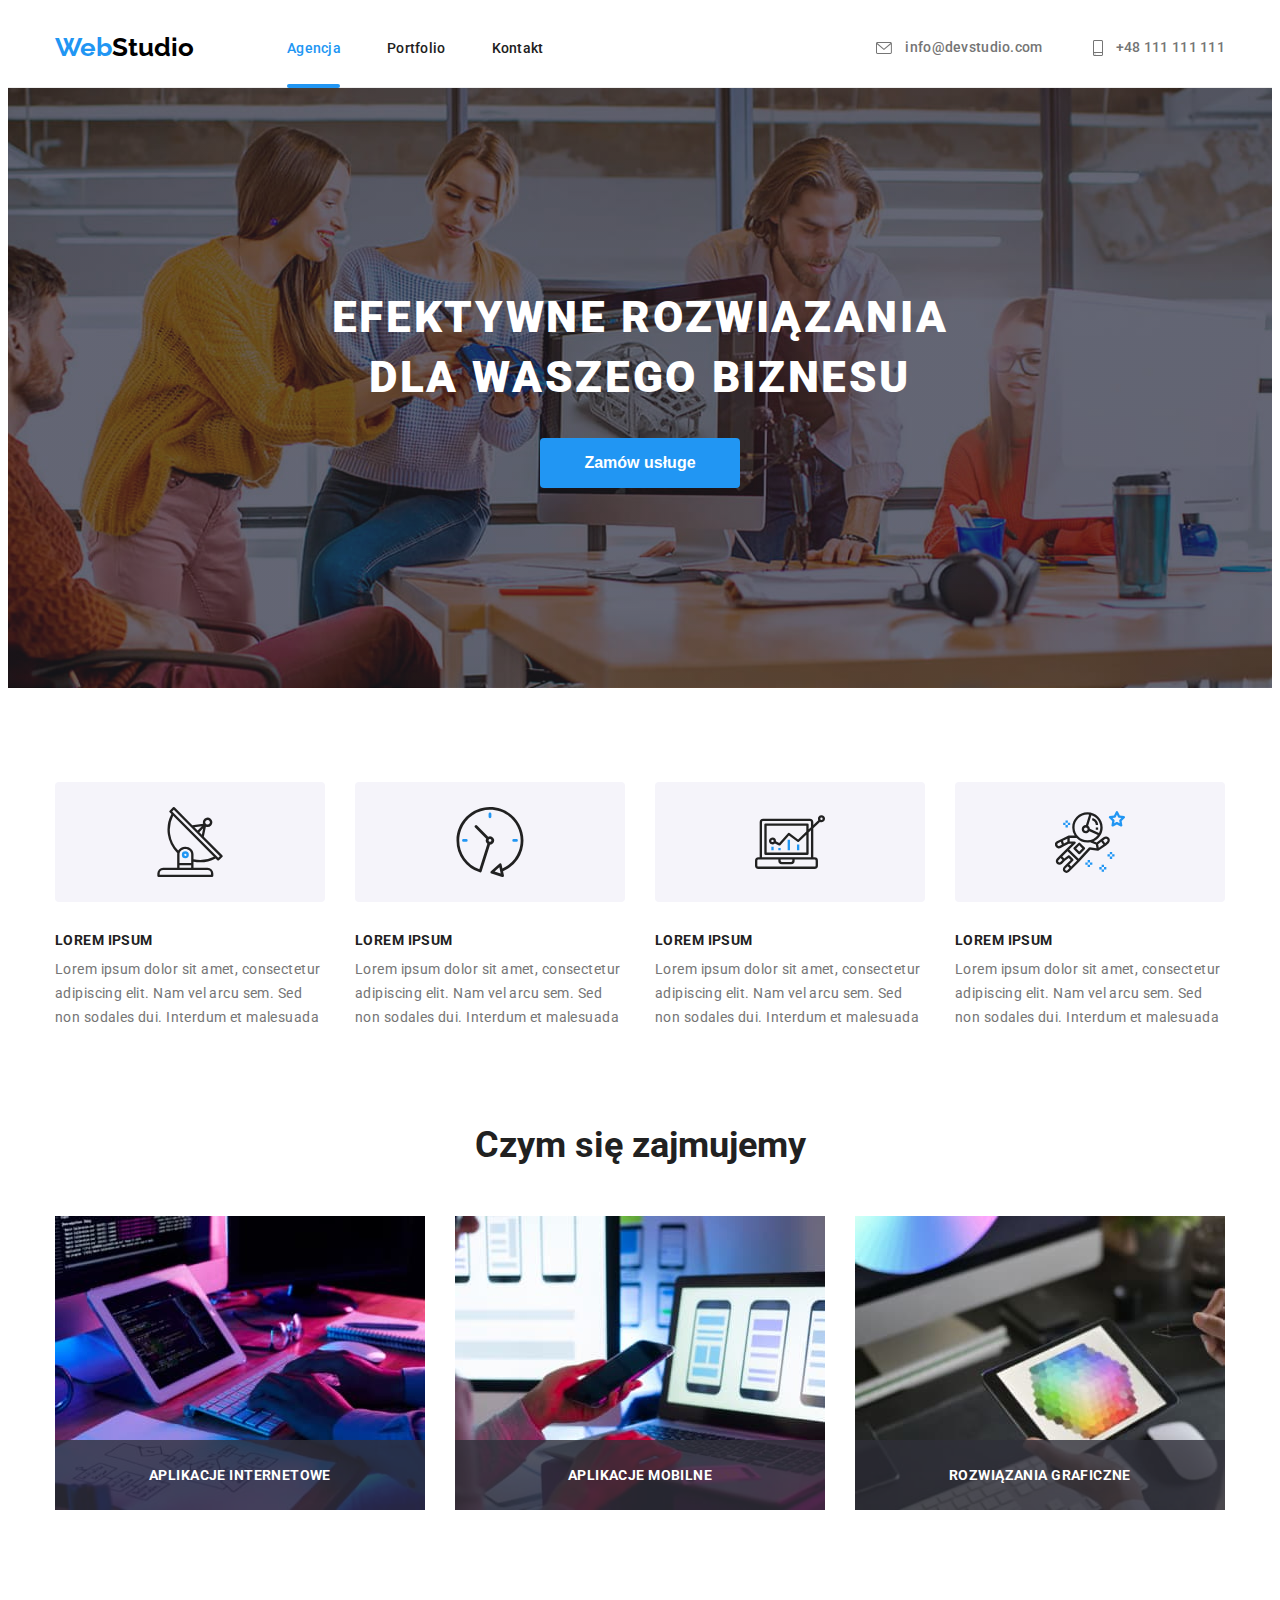
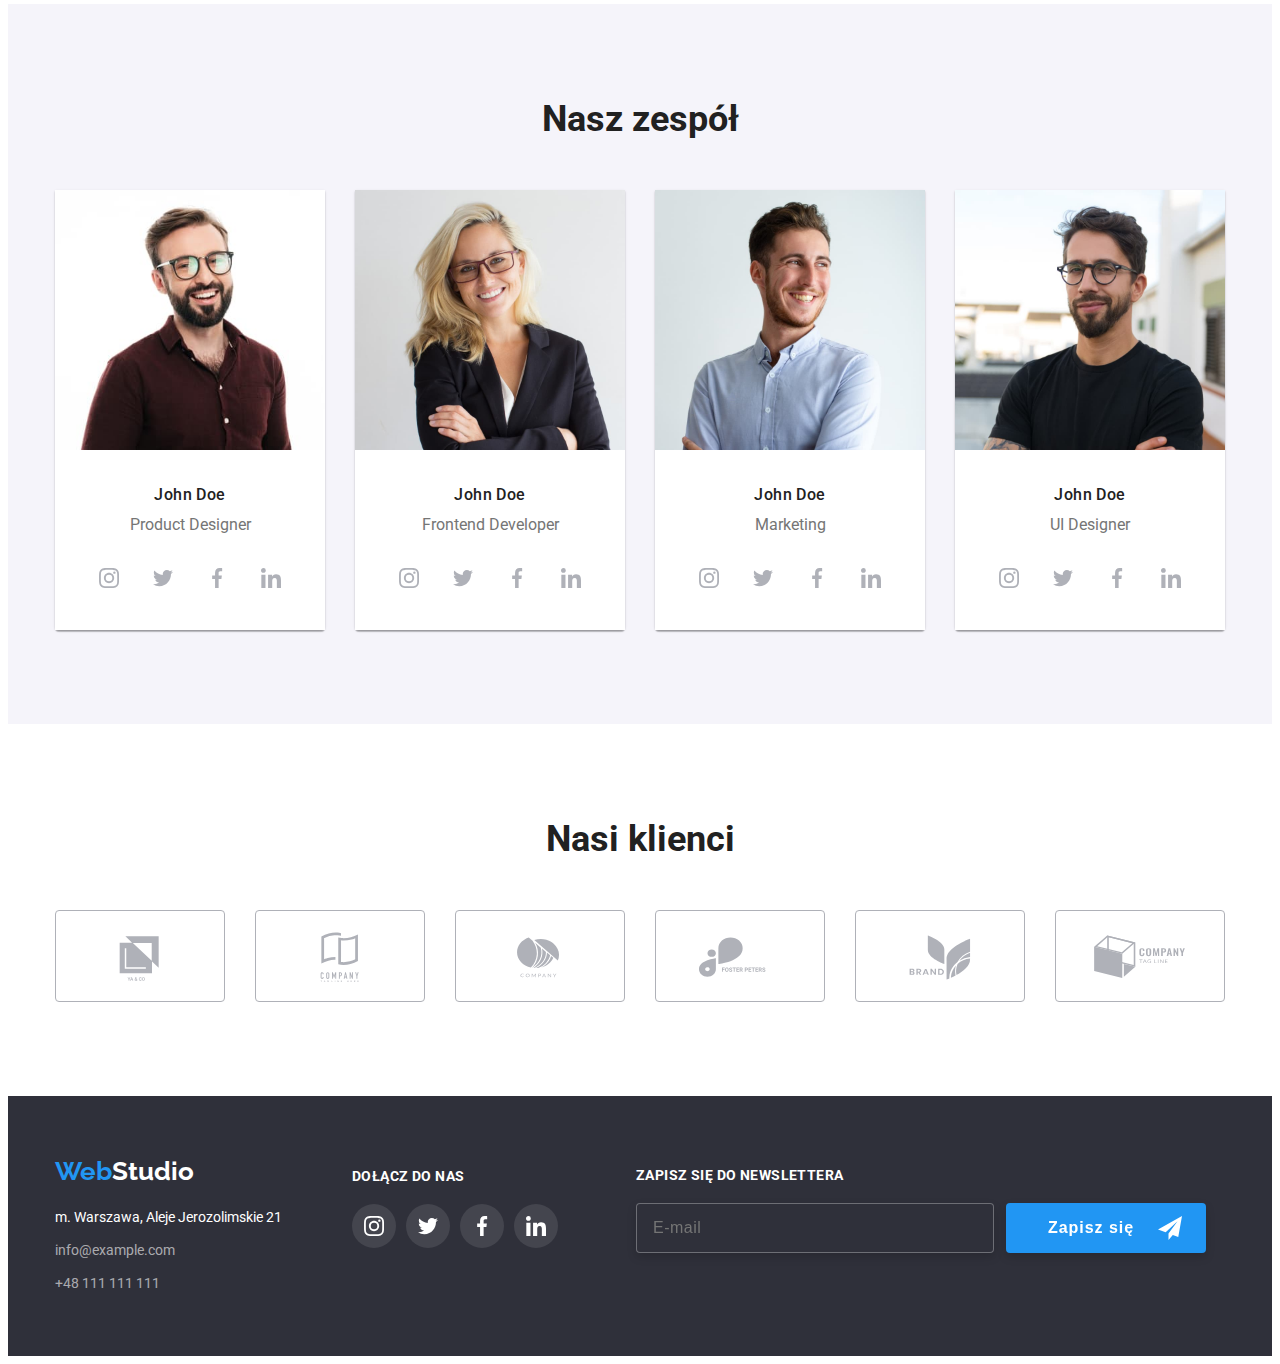
<file: index.html>
<!DOCTYPE html>
<html lang="en">
    <head>
        <meta charset="UTF-8" />
        <meta http-equiv="X-UA-Compatible" content="IE=edge" />
        <meta name="viewport" content="width=device-width, initial-scale=1.0" />
        <title>Zadanie domowe studentów #1</title>
        <link rel="preconnect" href="https://fonts.googleapis.com" />
        <link rel="preconnect" href="https://fonts.gstatic.com" crossorigin />
        <link
            href="https://fonts.googleapis.com/css2?family=Raleway:wght@700&family=Roboto:wght@400;500;700;900&display=swap"
            rel="stylesheet"
        />
        <link
            rel="stylesheet"
            href="https://cdnjs.cloudflare.com/ajax/libs/modern-normalize/1.1.0/modern-normalize.min.css"
            integrity="sha512-wpPYUAdjBVSE4KJnH1VR1HeZfpl1ub8YT/NKx4PuQ5NmX2tKuGu6U/JRp5y+Y8XG2tV+wKQpNHVUX03MfMFn9Q=="
            crossorigin="anonymous"
            referrerpolicy="no-referrer"
        />
        <link href="./css/main.min.css" rel="stylesheet" />
    </head>

    <body>
        <!--header-->
        <header class="header">
            <div class="container header__wrapper">
                <nav class="header__nav">
                    <a class="logo" href="index.html"
                        >Web<span class="logo__studio">Studio</span></a
                    >
                    <ul class="header__nav-list">
                        <li>
                            <a
                                class="header__nav-item header__nav-item--active"
                                href="#"
                                >Agencja</a
                            >
                        </li>
                        <li>
                            <a class="header__nav-item" href="portfolio.html">
                                Portfolio</a
                            >
                        </li>
                        <li>
                            <a class="header__nav-item" href="#">Kontakt</a>
                        </li>
                    </ul>
                </nav>

                <ul class="header__contact-list">
                    <li>
                        <a
                            class="header__contact-item"
                            href="info@devstudio.com"
                        >
                            <svg width="16" height="12" class="header__icon">
                                <use
                                    href="./images/icons.svg#icon-envelope"
                                ></use>
                            </svg>
                            info@devstudio.com</a
                        >
                    </li>
                    <li>
                        <a class="header__contact-item" href="tel:+48111111111"
                            ><svg width="10" height="16" class="header__icon">
                                <use
                                    href="./images/icons.svg#icon-smartphone"
                                ></use>
                            </svg>
                            +48 111 111 111</a
                        >
                    </li>
                </ul>
            </div>
        </header>

        <main>
            <!--hero-section--->
            <section class="hero-section section">
                <div class="container">
                    <h1 class="hero-section__description">
                        EFEKTYWNE ROZWIĄZANIA DLA WASZEGO BIZNESU
                    </h1>
                    <button
                        class="hero-section__button"
                        type="button"
                        data-modal-open
                    >
                        Zamów usługe
                    </button>
                </div>
            </section>

            <!--our-atuts-->
            <section class="our-atuts section">
                <div class="container">
                    <ul class="our-atuts__flex">
                        <li>
                            <div class="our-atuts__icon">
                                <svg width="70" height="70">
                                    <use
                                        href="./images/icons.svg#icon-antenna"
                                    ></use>
                                </svg>
                            </div>
                            <h3 class="our-atuts__title">LOREM IPSUM</h3>
                            <p class="our-atuts__text">
                                Lorem ipsum dolor sit amet, consectetur
                                adipiscing elit. Nam vel arcu sem. Sed non
                                sodales dui. Interdum et malesuada
                            </p>
                        </li>
                        <li>
                            <div class="our-atuts__icon">
                                <svg width="70" height="70">
                                    <use
                                        href="./images/icons.svg#icon-clock"
                                    ></use>
                                </svg>
                            </div>
                            <h3 class="our-atuts__title">LOREM IPSUM</h3>
                            <p class="our-atuts__text">
                                Lorem ipsum dolor sit amet, consectetur
                                adipiscing elit. Nam vel arcu sem. Sed non
                                sodales dui. Interdum et malesuada
                            </p>
                        </li>
                        <li>
                            <div class="our-atuts__icon">
                                <svg width="70" height="70">
                                    <use
                                        href="./images/icons.svg#icon-diagram"
                                    ></use>
                                </svg>
                            </div>
                            <h3 class="our-atuts__title">LOREM IPSUM</h3>
                            <p class="our-atuts__text">
                                Lorem ipsum dolor sit amet, consectetur
                                adipiscing elit. Nam vel arcu sem. Sed non
                                sodales dui. Interdum et malesuada
                            </p>
                        </li>
                        <li>
                            <div class="our-atuts__icon">
                                <svg width="70" height="70">
                                    <use
                                        href="./images/icons.svg#icon-astronaut"
                                    ></use>
                                </svg>
                            </div>
                            <h3 class="our-atuts__title">LOREM IPSUM</h3>
                            <p class="our-atuts__text">
                                Lorem ipsum dolor sit amet, consectetur
                                adipiscing elit. Nam vel arcu sem. Sed non
                                sodales dui. Interdum et malesuada
                            </p>
                        </li>
                    </ul>
                </div>
            </section>

            <!--WHAT WE DO-->
            <section class="our-work section">
                <div class="container">
                    <h2 class="our-work__title">Czym się zajmujemy</h2>
                    <ul class="our-work__wrapper">
                        <li>
                            <div class="our-work__box-photo">
                                <img
                                    src="images/board.jpg"
                                    alt="praca przy komputerze"
                                    width="370"
                                    height="294"
                                />
                                <div class="our-work__overlay-box-photo">
                                    <p
                                        class="our-work__overlay-box-photo-title"
                                    >
                                        APLIKACJE INTERNETOWE
                                    </p>
                                </div>
                            </div>
                        </li>
                        <li>
                            <div class="our-work__box-photo">
                                <img
                                    src="images/notebook.jpg"
                                    alt="praca z telefonem i komputerem"
                                    width="370"
                                    height="294"
                                />
                                <div class="our-work__overlay-box-photo">
                                    <p
                                        class="our-work__overlay-box-photo-title"
                                    >
                                        APLIKACJE MOBILNE
                                    </p>
                                </div>
                            </div>
                        </li>
                        <li>
                            <div class="our-work__box-photo">
                                <img
                                    src="images/tablet.jpg"
                                    alt="praca z tabletem"
                                    width="370"
                                    height="294"
                                />
                                <div class="our-work__overlay-box-photo">
                                    <p
                                        class="our-work__overlay-box-photo-title"
                                    >
                                        ROZWIĄZANIA GRAFICZNE
                                    </p>
                                </div>
                            </div>
                        </li>
                    </ul>
                </div>
            </section>

            <!--OUR-TEAM-->
            <section class="our-team section">
                <div class="container">
                    <h2 class="our-team__name">Nasz zespół</h2>
                    <ul class="our-team__flex">
                        <li>
                            <figure class="our-team__card">
                                <img
                                    src="images/product-designer.jpg"
                                    alt="zdjęcie John Doe Product Designer"
                                    width="270"
                                    height="260"
                                />
                                <figcaption class="our-team__photo-bg">
                                    <span class="our-team__worker-name"
                                        >John Doe</span
                                    >
                                    <p class="our-team__worker-job">
                                        Product Designer
                                    </p>
                                    <div>
                                        <ul class="social-media">
                                            <li>
                                                <a
                                                    href="#"
                                                    class="social-media__icon"
                                                >
                                                    <svg
                                                        width="20px"
                                                        height="20px"
                                                    >
                                                        <use
                                                            href="./images/icons.svg#icon-instagram"
                                                        ></use>
                                                    </svg>
                                                </a>
                                            </li>
                                            <li>
                                                <a
                                                    href="#"
                                                    class="social-media__icon"
                                                >
                                                    <svg
                                                        width="20px"
                                                        height="20px"
                                                    >
                                                        <use
                                                            href="./images/icons.svg#icon-twitter"
                                                        ></use>
                                                    </svg>
                                                </a>
                                            </li>
                                            <li>
                                                <a
                                                    href="#"
                                                    class="social-media__icon"
                                                >
                                                    <svg
                                                        width="20px"
                                                        height="20px"
                                                    >
                                                        <use
                                                            href="./images/icons.svg#icon-facebook"
                                                        ></use>
                                                    </svg>
                                                </a>
                                            </li>
                                            <li>
                                                <a
                                                    href="#"
                                                    class="social-media__icon"
                                                >
                                                    <svg
                                                        width="20px"
                                                        height="20px"
                                                    >
                                                        <use
                                                            href="./images/icons.svg#icon-linkedin"
                                                        ></use>
                                                    </svg>
                                                </a>
                                            </li>
                                        </ul>
                                    </div>
                                </figcaption>
                            </figure>
                        </li>
                        <li>
                            <figure class="our-team__card">
                                <img
                                    src="images/frontend-developer.jpg"
                                    alt="zdjęcie John Doe Frontend Developer"
                                    width="270"
                                    height="260"
                                />
                                <figcaption class="our-team__photo-bg">
                                    <span class="our-team__worker-name"
                                        >John Doe</span
                                    >
                                    <p class="our-team__worker-job">
                                        Frontend Developer
                                    </p>
                                    <div>
                                        <ul class="social-media">
                                            <li>
                                                <a
                                                    href="#"
                                                    class="social-media__icon"
                                                >
                                                    <svg
                                                        width="20px"
                                                        height="20px"
                                                    >
                                                        <use
                                                            href="./images/icons.svg#icon-instagram"
                                                        ></use>
                                                    </svg>
                                                </a>
                                            </li>
                                            <li>
                                                <a
                                                    href="#"
                                                    class="social-media__icon"
                                                >
                                                    <svg
                                                        width="20px"
                                                        height="20px"
                                                    >
                                                        <use
                                                            href="./images/icons.svg#icon-twitter"
                                                        ></use>
                                                    </svg>
                                                </a>
                                            </li>
                                            <li>
                                                <a
                                                    href="#"
                                                    class="social-media__icon"
                                                >
                                                    <svg
                                                        width="20px"
                                                        height="20px"
                                                    >
                                                        <use
                                                            href="./images/icons.svg#icon-facebook"
                                                        ></use>
                                                    </svg>
                                                </a>
                                            </li>
                                            <li>
                                                <a
                                                    href="#"
                                                    class="social-media__icon"
                                                >
                                                    <svg
                                                        width="20px"
                                                        height="20px"
                                                    >
                                                        <use
                                                            href="./images/icons.svg#icon-linkedin"
                                                        ></use>
                                                    </svg>
                                                </a>
                                            </li>
                                        </ul>
                                    </div>
                                </figcaption>
                            </figure>
                        </li>
                        <li>
                            <figure class="our-team__card">
                                <img
                                    src="images/marketing.jpg"
                                    alt="zdjęcie John Doe Marketing"
                                    width="270"
                                    height="260"
                                />
                                <figcaption class="our-team__photo-bg">
                                    <span class="our-team__worker-name"
                                        >John Doe</span
                                    >
                                    <p class="our-team__worker-job">
                                        Marketing
                                    </p>
                                    <div>
                                        <ul class="social-media">
                                            <li>
                                                <a
                                                    href="#"
                                                    class="social-media__icon"
                                                >
                                                    <svg
                                                        width="20px"
                                                        height="20px"
                                                    >
                                                        <use
                                                            href="./images/icons.svg#icon-instagram"
                                                        ></use>
                                                    </svg>
                                                </a>
                                            </li>
                                            <li>
                                                <a
                                                    href="#"
                                                    class="social-media__icon"
                                                >
                                                    <svg
                                                        width="20px"
                                                        height="20px"
                                                    >
                                                        <use
                                                            href="./images/icons.svg#icon-twitter"
                                                        ></use>
                                                    </svg>
                                                </a>
                                            </li>
                                            <li>
                                                <a
                                                    href="#"
                                                    class="social-media__icon"
                                                >
                                                    <svg
                                                        width="20px"
                                                        height="20px"
                                                    >
                                                        <use
                                                            href="./images/icons.svg#icon-facebook"
                                                        ></use>
                                                    </svg>
                                                </a>
                                            </li>
                                            <li>
                                                <a
                                                    href="#"
                                                    class="social-media__icon"
                                                >
                                                    <svg
                                                        width="20px"
                                                        height="20px"
                                                    >
                                                        <use
                                                            href="./images/icons.svg#icon-linkedin"
                                                        ></use>
                                                    </svg>
                                                </a>
                                            </li>
                                        </ul>
                                    </div>
                                </figcaption>
                            </figure>
                        </li>
                        <li>
                            <figure class="our-team__card">
                                <img
                                    src="images/ui-designer.jpg"
                                    alt="zdjęcie John Doe UI Designer"
                                    width="270"
                                    height="260"
                                />
                                <figcaption class="our-team__photo-bg">
                                    <span class="our-team__worker-name"
                                        >John Doe</span
                                    >
                                    <p class="our-team__worker-job">
                                        UI Designer
                                    </p>
                                    <div>
                                        <ul class="social-media">
                                            <li>
                                                <a
                                                    href="#"
                                                    class="social-media__icon"
                                                >
                                                    <svg
                                                        width="20px"
                                                        join
                                                        height="20px"
                                                    >
                                                        <use
                                                            href="./images/icons.svg#icon-instagram"
                                                        ></use>
                                                    </svg>
                                                </a>
                                            </li>
                                            <li>
                                                <a
                                                    href="#"
                                                    class="social-media__icon"
                                                >
                                                    <svg
                                                        width="20px"
                                                        height="20px"
                                                    >
                                                        <use
                                                            href="./images/icons.svg#icon-twitter"
                                                        ></use>
                                                    </svg>
                                                </a>
                                            </li>
                                            <li>
                                                <a
                                                    href="#"
                                                    class="social-media__icon"
                                                >
                                                    <svg
                                                        width="20px"
                                                        height="20px"
                                                    >
                                                        <use
                                                            href="./images/icons.svg#icon-facebook"
                                                        ></use>
                                                    </svg>
                                                </a>
                                            </li>
                                            <li>
                                                <a
                                                    href="#"
                                                    class="social-media__icon"
                                                >
                                                    <svg
                                                        width="20px"
                                                        height="20px"
                                                    >
                                                        <use
                                                            href="./images/icons.svg#icon-linkedin"
                                                        ></use>
                                                    </svg>
                                                </a>
                                            </li>
                                        </ul>
                                    </div>
                                </figcaption>
                            </figure>
                        </li>
                    </ul>
                </div>
            </section>

            <!--OUR-CUSTOMERS-->
            <section class="section">
                <div class="container our-customers">
                    <h2 class="our-customers__name">Nasi klienci</h2>
                </div>
                <ul class="our-customers__logo">
                    <li>
                        <svg
                            width="170"
                            height="92"
                            tabindex="0"
                            class="our-customers__company"
                        >
                            <use href="./images/icons.svg#icon-logo-1"></use>
                        </svg>
                    </li>
                    <li>
                        <svg
                            width="170"
                            height="92"
                            tabindex="0"
                            class="our-customers__company"
                        >
                            <use href="./images/icons.svg#icon-logo-2"></use>
                        </svg>
                    </li>
                    <li>
                        <svg
                            width="170"
                            height="92"
                            tabindex="0"
                            class="our-customers__company"
                        >
                            <use href="./images/icons.svg#icon-logo-3"></use>
                        </svg>
                    </li>
                    <li>
                        <svg
                            width="170"
                            height="92"
                            tabindex="0"
                            class="our-customers__company"
                        >
                            <use href="./images/icons.svg#icon-logo-4"></use>
                        </svg>
                    </li>
                    <li>
                        <svg
                            width="170"
                            height="92"
                            tabindex="0"
                            class="our-customers__company"
                        >
                            <use href="./images/icons.svg#icon-logo-5"></use>
                        </svg>
                    </li>
                    <li>
                        <svg
                            width="170"
                            height="92"
                            tabindex="0"
                            class="our-customers__company"
                        >
                            <use href="./images/icons.svg#icon-logo-6"></use>
                        </svg>
                    </li>
                </ul>
            </section>
        </main>

        <!--FOOTER-->
        <footer class="footer">
            <div class="container">
                <div class="footer__flex">
                    <div>
                        <a class="logo" href="index.html"
                            >Web<span class="logo__studio logo__studio--white"
                                >Studio</span
                            ></a
                        >
                        <address class="footer__address-list">
                            <ul class="footer__address-flex">
                                <li>
                                    <span class="footer__address"
                                        >m. Warszawa, Aleje Jerozolimskie
                                        21</span
                                    >
                                </li>
                                <li>
                                    <a
                                        class="footer__contact"
                                        href="mailto:info@example.com"
                                        >info@example.com</a
                                    >
                                </li>
                                <li>
                                    <a
                                        class="footer__contact"
                                        href="+48111111111"
                                        >+48 111 111 111</a
                                    >
                                </li>
                            </ul>
                        </address>
                    </div>

                    <div class="footer__join-us">
                        <h3
                            class="footer__join-us-title footer__join-us-title--color"
                        >
                            DOŁĄCZ DO NAS
                        </h3>
                        <ul class="footer__join-us-flex">
                            <li class="social-icons">
                                <a href="#" class="footer__social-icons">
                                    <svg width="20" height="20">
                                        <use
                                            href="./images/icons.svg#icon-instagram"
                                        ></use>
                                    </svg>
                                </a>
                            </li>
                            <li class="social-icons">
                                <a href="#" class="footer__social-icons">
                                    <svg width="20" height="20">
                                        <use
                                            href="./images/icons.svg#icon-twitter"
                                        ></use>
                                    </svg>
                                </a>
                            </li>
                            <li class="social-icons">
                                <a href="#" class="footer__social-icons">
                                    <svg width="20" height="20">
                                        <use
                                            href="./images/icons.svg#icon-facebook"
                                        ></use>
                                    </svg>
                                </a>
                            </li>
                            <li class="social-icons">
                                <a href="#" class="footer__social-icons">
                                    <svg width="20" height="20">
                                        <use
                                            href="./images/icons.svg#icon-linkedin"
                                        ></use>
                                    </svg>
                                </a>
                            </li>
                        </ul>
                    </div>

                    <!--footer-newsletter-->
                    <div class="footer__newsletter">
                        <h3 class="footer__newsletter-title">
                            ZAPISZ SIĘ DO NEWSLETTERA
                        </h3>
                        <form class="footer__newsletter-flex">
                            <label for="newsletter">
                                <input
                                    id="newsletter"
                                    class="footer__newsletter-form"
                                    type="email"
                                    name="email"
                                    placeholder="E-mail"
                                />
                            </label>
                            <button
                                type="submit"
                                class="footer__newsletter-btn"
                            >
                                Zapisz się
                                <svg
                                    width="24"
                                    height="24"
                                    class="footer__icon"
                                >
                                    <use
                                        href="./images/icons.svg#icon-send"
                                    ></use>
                                </svg>
                            </button>
                        </form>
                    </div>
                </div>
            </div>
        </footer>

        <!--MODAL WINDOW-->

        <div class="backdrop is-hidden" data-modal>
            <div class="modal">
                <button type="button" class="modal__close-btn" data-modal-close>
                    &times
                </button>

                <h4 class="modal__name">
                    Zostaw swoje dane w formularzu poniżej
                </h4>

                <form class="modal__form" autocomplete="on">
                    <div>
                        <label class="modal__label-description" for="name">
                            Imie
                            <svg
                                width="18"
                                height="18"
                                class="modal__form-icon"
                            >
                                <use
                                    href="./images/icons.svg#icon-person"
                                ></use>
                            </svg>
                            <input
                                class="modal__form-description"
                                type="text"
                                name="name"
                                id="name"
                            />
                        </label>
                    </div>

                    <div>
                        <label class="modal__label-description" for="tel">
                            Telefon
                            <svg
                                width="18"
                                height="18"
                                class="modal__form-icon"
                            >
                                <use href="./images/icons.svg#icon-phone"></use>
                            </svg>
                            <input
                                class="modal__form-description"
                                type="text"
                                name="tel"
                                id="tel"
                            />
                        </label>
                    </div>

                    <div>
                        <label class="modal__label-description" for="email">
                            Email
                            <svg
                                width="18"
                                height="18"
                                class="modal__form-icon"
                            >
                                <use href="./images/icons.svg#icon-email"></use>
                            </svg>
                            <input
                                class="modal__form-description"
                                type="text"
                                name="email"
                                id="email"
                            />
                        </label>
                    </div>

                    <div>
                        <label class="modal__label-description" for="comment">
                            Komentarz
                            <textarea
                                class="modal__form-comment"
                                name="comment"
                                placeholder="Wprowadź tekst"
                                id="comment"
                            ></textarea>
                        </label>
                    </div>
                    <div class="modal__statute">
                        <label for="statute_form" class="modal__statute-form">
                            <input
                                class="modal__statute-form-checkbox"
                                type="checkbox"
                                name="statute"
                                id="statute_form"
                            />
                            <svg
                                width="16"
                                height="15"
                                class="modal__statute-form-checkbox-icon"
                            >
                                <use href="./images/icons.svg#icon-check"></use>
                            </svg>
                            <span class="modal__statute-info">
                                Oświadczam iż akceptuję
                                <a class="modal__statute-link" href="#">
                                    Regulamin
                                </a>
                                i
                                <a class="modal__statute-link" href="#"
                                    >Politykę Prywatności.</a
                                ></span
                            >
                        </label>
                        <button class="modal__btn-statute" type="submit">
                            Wyślij
                        </button>
                    </div>
                </form>
            </div>
        </div>

        <script src="./js/modal.js"></script>
    </body>
</html>
</file>
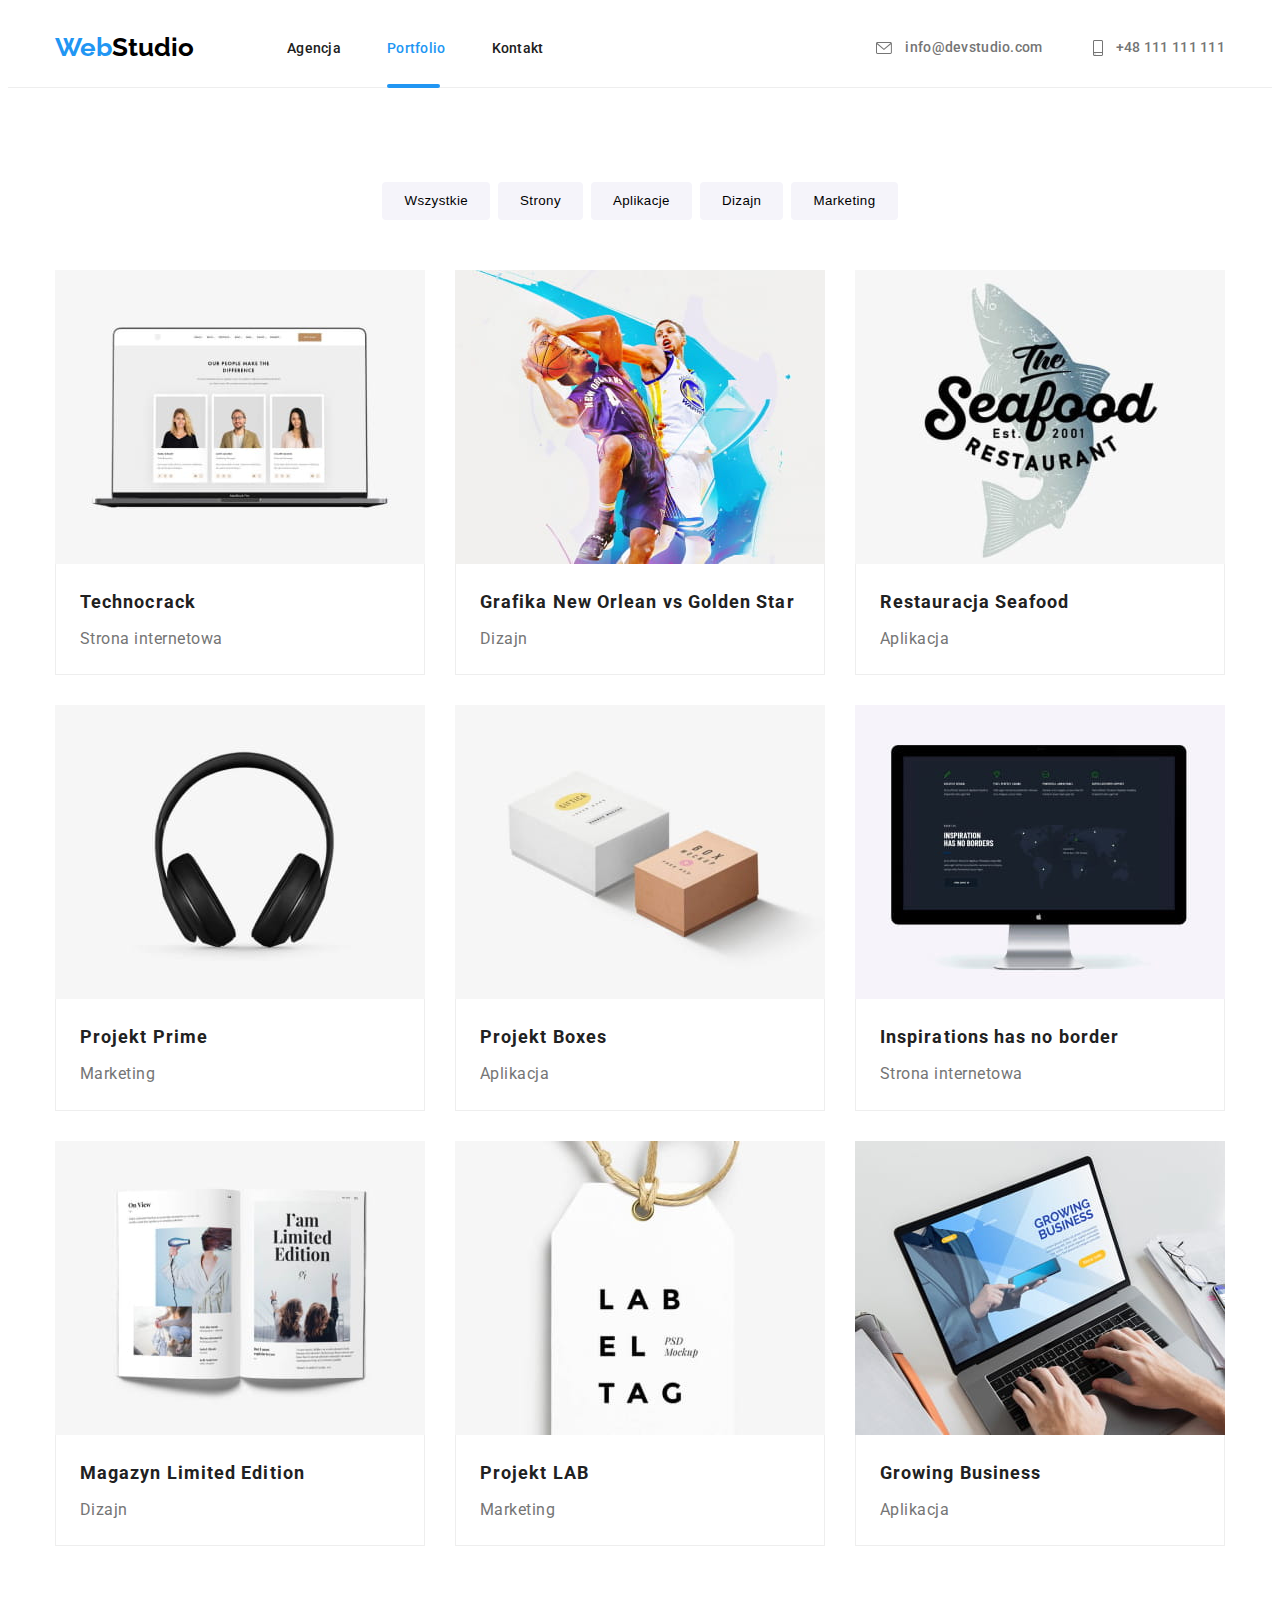
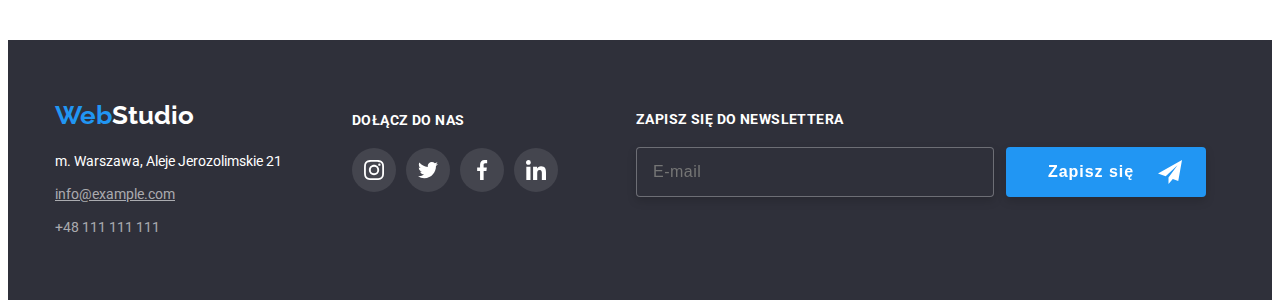
<file: portfolio.html>
<!DOCTYPE html>
<html lang="en">
    <head>
        <meta charset="UTF-8" />
        <meta http-equiv="X-UA-Compatible" content="IE=edge" />
        <meta name="viewport" content="width=device-width, initial-scale=1.0" />
        <title>Portfolio</title>
        <link rel="preconnect" href="https://fonts.googleapis.com" />
        <link rel="preconnect" href="https://fonts.gstatic.com" crossorigin />
        <link
            href="https://fonts.googleapis.com/css2?family=Raleway:wght@700&family=Roboto:wght@400;500;700;900&display=swap"
            rel="stylesheet"
        />
        <link
            rel="stylesheet"
            href="https://cdnjs.cloudflare.com/ajax/libs/modern-normalize/1.1.0/modern-normalize.min.css"
            integrity="sha512-wpPYUAdjBVSE4KJnH1VR1HeZfpl1ub8YT/NKx4PuQ5NmX2tKuGu6U/JRp5y+Y8XG2tV+wKQpNHVUX03MfMFn9Q=="
            crossorigin="anonymous"
            referrerpolicy="no-referrer"
        />
        <link href="./css/main.min.css" rel="stylesheet" />
    </head>

    <body>
        <header class="header">
            <div class="container header__wrapper">
                <nav class="header__nav">
                    <a class="logo" href="index.html"
                        >Web<span class="logo__studio">Studio</span></a
                    >
                    <ul class="header__nav-list">
                        <li>
                            <a class="header__nav-item" href="#">Agencja</a>
                        </li>
                        <li>
                            <a
                                class="header__nav-item header__nav-item--active"
                                href="portfolio.html"
                            >
                                Portfolio</a
                            >
                        </li>
                        <li>
                            <a class="header__nav-item" href="#">Kontakt</a>
                        </li>
                    </ul>
                </nav>

                <ul class="header__contact-list">
                    <li>
                        <a
                            class="header__contact-item"
                            href="info@devstudio.com"
                        >
                            <svg width="16" height="12" class="header__icon">
                                <use
                                    href="./images/icons.svg#icon-envelope"
                                ></use>
                            </svg>
                            info@devstudio.com</a
                        >
                    </li>
                    <li>
                        <a class="header__contact-item" href="tel:+48111111111"
                            ><svg width="10" height="16" class="header__icon">
                                <use
                                    href="./images/icons.svg#icon-smartphone"
                                ></use>
                            </svg>
                            +48 111 111 111</a
                        >
                    </li>
                </ul>
            </div>
        </header>

        <main>
            <section class="section">
                <div class="container">
                    <ul class="portfolio-filters">
                        <li>
                            <button
                                class="portfolio-filters__efects portfolio-filters__button"
                                type="button"
                            >
                                Wszystkie
                            </button>
                        </li>
                        <li>
                            <button
                                class="portfolio-filters__efects portfolio-filters__button"
                                type="button"
                            >
                                Strony
                            </button>
                        </li>
                        <li>
                            <button
                                class="portfolio-filters__efects portfolio-filters__button"
                                type="button"
                            >
                                Aplikacje
                            </button>
                        </li>
                        <li>
                            <button
                                class="portfolio-filters__efects portfolio-filters__button"
                                type="button"
                            >
                                Dizajn
                            </button>
                        </li>
                        <li>
                            <button
                                class="portfolio-filters__efects portfolio-filters__button"
                                type="button"
                            >
                                Marketing
                            </button>
                        </li>
                    </ul>

                    <ul class="projects">
                        <li class="projects--shadow-efects">
                            <div class="projects__overlay-portfolio">
                                <img
                                    src="images/technocrack.jpg"
                                    alt="Otwarty laptop z wyświetloną stroną"
                                    width="370"
                                    height="294"
                                />
                                <div
                                    class="projects__title projects__overlay-description"
                                >
                                    <p
                                        class="projects__overlay-description-text"
                                    >
                                        Technocrack jest popularną platformą
                                        wykorzystywaną do rozpowszechniania
                                        koronawirusa. Firmy wykorzystują tę
                                        platformę do celów szpiegowskich i
                                        ataków na niezabezpieczone serwery
                                        konkurencji
                                    </p>
                                </div>
                            </div>
                            <div class="projects__photo-portfolio">
                                <h3 class="projects__name">Technocrack</h3>
                                <p class="projects__title">
                                    Strona internetowa
                                </p>
                            </div>
                        </li>
                        <li class="projects--shadow-efects">
                            <div class="projects__overlay-portfolio">
                                <img
                                    src="images/grafic-new-orlean-vs-golden-sta.jpg"
                                    alt="Dwóch koszykarzy walczy o piłkę"
                                    width="370"
                                    height="294"
                                />
                                <div
                                    class="projects__title projects__overlay-description"
                                >
                                    <p
                                        class="projects__overlay-description-text"
                                    >
                                        Technocrack jest popularną platformą
                                        wykorzystywaną do rozpowszechniania
                                        koronawirusa. Firmy wykorzystują tę
                                        platformę do celów szpiegowskich i
                                        ataków na niezabezpieczone serwery
                                        konkurencji
                                    </p>
                                </div>
                            </div>
                            <div class="projects__photo-portfolio">
                                <h3 class="projects__name">
                                    Grafika New Orlean vs Golden Star
                                </h3>
                                <p class="projects__title">Dizajn</p>
                            </div>
                        </li>
                        <li class="projects--shadow-efects">
                            <div class="projects__overlay-portfolio">
                                <img
                                    src="images/logo-restaurant-seafood.jpg"
                                    alt="Logo restauracji Seafood"
                                    width="370"
                                    height="294"
                                />
                                <div
                                    class="projects__title projects__overlay-description"
                                >
                                    <p
                                        class="projects__overlay-description-text"
                                    >
                                        Technocrack jest popularną platformą
                                        wykorzystywaną do rozpowszechniania
                                        koronawirusa. Firmy wykorzystują tę
                                        platformę do celów szpiegowskich i
                                        ataków na niezabezpieczone serwery
                                        konkurencji
                                    </p>
                                </div>
                            </div>
                            <div class="projects__photo-portfolio">
                                <h3 class="projects__name">
                                    Restauracja Seafood
                                </h3>
                                <p class="projects__title">Aplikacja</p>
                            </div>
                        </li>
                        <li class="projects--shadow-efects">
                            <div class="projects__overlay-portfolio">
                                <img
                                    src="images/headphones.jpg"
                                    alt="Słuchawki"
                                    width="370"
                                    height="294"
                                />
                                <div
                                    class="projects__title projects__overlay-description"
                                >
                                    <p
                                        class="projects__overlay-description-text"
                                    >
                                        Technocrack jest popularną platformą
                                        wykorzystywaną do rozpowszechniania
                                        koronawirusa. Firmy wykorzystują tę
                                        platformę do celów szpiegowskich i
                                        ataków na niezabezpieczone serwery
                                        konkurencji
                                    </p>
                                </div>
                            </div>
                            <div class="projects__photo-portfolio">
                                <h3 class="projects__name">Projekt Prime</h3>
                                <p class="projects__title">Marketing</p>
                            </div>
                        </li>
                        <li class="projects--shadow-efects">
                            <div class="projects__overlay-portfolio">
                                <img
                                    src="images/boxes.jpg"
                                    alt="Dwa pudełka"
                                    width="370"
                                    height="294"
                                />
                                <div
                                    class="projects__title projects__overlay-description"
                                >
                                    <p
                                        class="projects__overlay-description-text"
                                    >
                                        Technocrack jest popularną platformą
                                        wykorzystywaną do rozpowszechniania
                                        koronawirusa. Firmy wykorzystują tę
                                        platformę do celów szpiegowskich i
                                        ataków na niezabezpieczone serwery
                                        konkurencji
                                    </p>
                                </div>
                            </div>
                            <div class="projects__photo-portfolio">
                                <h3 class="projects__name">Projekt Boxes</h3>
                                <p class="projects__title">Aplikacja</p>
                            </div>
                        </li>
                        <li class="projects--shadow-efects">
                            <div class="projects__overlay-portfolio">
                                <img
                                    src="images/apple-monitor.jpg"
                                    alt="Monitor komputera"
                                    width="370"
                                    height="294"
                                />
                                <div
                                    class="projects__title projects__overlay-description"
                                >
                                    <p
                                        class="projects__overlay-description-text"
                                    >
                                        Technocrack jest popularną platformą
                                        wykorzystywaną do rozpowszechniania
                                        koronawirusa. Firmy wykorzystują tę
                                        platformę do celów szpiegowskich i
                                        ataków na niezabezpieczone serwery
                                        konkurencji
                                    </p>
                                </div>
                            </div>
                            <div class="projects__photo-portfolio">
                                <h3 class="projects__name">
                                    Inspirations has no border
                                </h3>
                                <p class="projects__title">
                                    Strona internetowa
                                </p>
                            </div>
                        </li>
                        <li class="projects--shadow-efects">
                            <div class="projects__overlay-portfolio">
                                <img
                                    src="images/magazine.jpg"
                                    alt="Otwarty magazyn"
                                    width="370"
                                    height="294"
                                />
                                <div
                                    class="projects__title projects__overlay-description"
                                >
                                    <p
                                        class="projects__overlay-description-text"
                                    >
                                        Technocrack jest popularną platformą
                                        wykorzystywaną do rozpowszechniania
                                        koronawirusa. Firmy wykorzystują tę
                                        platformę do celów szpiegowskich i
                                        ataków na niezabezpieczone serwery
                                        konkurencji
                                    </p>
                                </div>
                            </div>
                            <div class="projects__photo-portfolio">
                                <h3 class="projects__name">
                                    Magazyn Limited Edition
                                </h3>
                                <p class="projects__title">Dizajn</p>
                            </div>
                        </li>
                        <li class="projects--shadow-efects">
                            <div class="projects__overlay-portfolio">
                                <img
                                    src="images/pendant.jpg"
                                    alt="Zawieszka ozdobna"
                                    width="370"
                                    height="294"
                                />
                                <div
                                    class="projects__title projects__overlay-description"
                                >
                                    <p
                                        class="projects__overlay-description-text"
                                    >
                                        Technocrack jest popularną platformą
                                        wykorzystywaną do rozpowszechniania
                                        koronawirusa. Firmy wykorzystują tę
                                        platformę do celów szpiegowskich i
                                        ataków na niezabezpieczone serwery
                                        konkurencji
                                    </p>
                                </div>
                            </div>
                            <div class="projects__photo-portfolio">
                                <h3 class="projects__name">Projekt LAB</h3>
                                <p class="projects__title">Marketing</p>
                            </div>
                        </li>
                        <li class="projects--shadow-efects">
                            <div class="projects__overlay-portfolio">
                                <img
                                    src="images/aplication-on-computer.jpg"
                                    alt="Praca na aplikacji na komputerze"
                                    width="370"
                                    height="294"
                                />
                                <div
                                    class="projects__title projects__overlay-description"
                                >
                                    <p
                                        class="projects__overlay-description-text"
                                    >
                                        Technocrack jest popularną platformą
                                        wykorzystywaną do rozpowszechniania
                                        koronawirusa. Firmy wykorzystują tę
                                        platformę do celów szpiegowskich i
                                        ataków na niezabezpieczone serwery
                                        konkurencji
                                    </p>
                                </div>
                            </div>
                            <div class="projects__photo-portfolio">
                                <h3 class="projects__name">Growing Business</h3>
                                <p class="projects__title">Aplikacja</p>
                            </div>
                        </li>
                    </ul>
                </div>
            </section>
        </main>

        <footer class="footer">
            <div class="container">
                <div class="footer__flex">
                    <div>
                        <a class="logo" href="index.html"
                            >Web<span class="logo__studio logo__studio--white"
                                >Studio</span
                            ></a
                        >

                        <address class="footer__address-list">
                            <ul class="footer__address-flex">
                                <li>
                                    <span class="footer__address"
                                        >m. Warszawa, Aleje Jerozolimskie
                                        21</span
                                    >
                                </li>
                                <li>
                                    <a
                                        class="footer__contact footer__contact--underline"
                                        href="mailto:info@example.com"
                                        >info@example.com</a
                                    >
                                </li>
                                <li>
                                    <a
                                        class="footer__contact"
                                        href="+48111111111"
                                        >+48 111 111 111</a
                                    >
                                </li>
                            </ul>
                        </address>
                    </div>
                    <!--Join us-->
                    <div class="footer__join-us">
                        <h3
                            class="footer__join-us-title footer__join-us-title--color"
                        >
                            DOŁĄCZ DO NAS
                        </h3>
                        <ul class="footer__join-us-flex">
                            <li>
                                <a href="#" class="footer__social-icons">
                                    <svg width="20" height="20">
                                        <use
                                            href="./images/icons.svg#icon-instagram"
                                        ></use>
                                    </svg>
                                </a>
                            </li>
                            <li class="social-icons">
                                <a href="#" class="footer__social-icons">
                                    <svg width="20" height="20">
                                        <use
                                            href="./images/icons.svg#icon-twitter"
                                        ></use>
                                    </svg>
                                </a>
                            </li>
                            <li class="social-icons">
                                <a href="#" class="footer__social-icons">
                                    <svg width="20" height="20">
                                        <use
                                            href="./images/icons.svg#icon-facebook"
                                        ></use>
                                    </svg>
                                </a>
                            </li>
                            <li class="social-icons">
                                <a href="#" class="footer__social-icons">
                                    <svg width="20" height="20">
                                        <use
                                            href="./images/icons.svg#icon-linkedin"
                                        ></use>
                                    </svg>
                                </a>
                            </li>
                        </ul>
                    </div>

                    <!--footer-newsletter-->
                    <div class="footer__newsletter">
                        <h3 class="footer__newsletter-title">
                            ZAPISZ SIĘ DO NEWSLETTERA
                        </h3>
                        <form class="footer__newsletter-flex">
                            <label for="newsletter">
                                <input
                                    id="newsletter"
                                    class="footer__newsletter-form"
                                    type="email"
                                    name="email"
                                    placeholder="E-mail"
                                />
                            </label>
                            <button
                                type="submit"
                                class="footer__newsletter-btn"
                            >
                                Zapisz się
                                <svg
                                    width="24"
                                    height="24"
                                    class="footer__icon"
                                >
                                    <use
                                        href="./images/icons.svg#icon-send"
                                    ></use>
                                </svg>
                            </button>
                        </form>
                    </div>
                </div>
            </div>
        </footer>
    </body>
</html>
</file>
<file: css/main.min.css>
*,::before,::after{-webkit-box-sizing:border-box;box-sizing:border-box}body{font-family:"Roboto",sans-serif}.container{max-width:1200px;margin:0 auto;padding:0 15px}ul,h1,h2,h3,h4,p,figure{margin:0;padding:0}img,svg{vertical-align:middle}.section{padding:94px 0}.header{background-color:#fff;padding:24px 0 25px;border-bottom:1px solid #eee}.header__wrapper{display:-webkit-box;display:-ms-flexbox;display:flex;-webkit-box-pack:justify;-ms-flex-pack:justify;justify-content:space-between;-webkit-box-align:center;-ms-flex-align:center;align-items:center}.header__nav{display:-webkit-box;display:-ms-flexbox;display:flex;-webkit-box-align:center;-ms-flex-align:center;align-items:center;gap:93px}.header__nav-list{display:-webkit-box;display:-ms-flexbox;display:flex;list-style:none;gap:46px;position:relative}.header__nav-list a:hover,.header__nav-list a:focus{color:#2196f3}.header__nav-item{color:#212121;font-weight:500;font-size:14px;line-height:1.17;letter-spacing:.02em;text-align:left;-webkit-transition:color 250ms cubic-bezier(0.4, 0, 0.2, 1);transition:color 250ms cubic-bezier(0.4, 0, 0.2, 1);text-decoration:none}.header__nav-item--active{color:#2196f3}.header__nav-item--active::after{background-color:#2196f3;content:"";display:-webkit-box;display:-ms-flexbox;display:flex;-webkit-box-pack:center;-ms-flex-pack:center;justify-content:center;position:absolute;width:53px;height:4px;top:46px;border-radius:2px}.header__nav-item:hover::after,.header__nav-item:focus::after{background-color:#2196f3;content:"";display:-webkit-box;display:-ms-flexbox;display:flex;-webkit-box-pack:center;-ms-flex-pack:center;justify-content:center;position:absolute;width:53px;height:4px;top:46px;border-radius:2px}.header__contact-list{font-weight:500;font-size:14px;line-height:1.17;letter-spacing:.02em;text-align:left;list-style:none;display:-webkit-box;display:-ms-flexbox;display:flex;-webkit-column-gap:50px;-moz-column-gap:50px;column-gap:50px;-webkit-box-orient:horizontal;-webkit-box-direction:normal;-ms-flex-direction:row;flex-direction:row}.header__contact-item{color:#757575;text-decoration:none;-webkit-transition:color 250ms cubic-bezier(0.4, 0, 0.2, 1);transition:color 250ms cubic-bezier(0.4, 0, 0.2, 1)}.header__contact-item:hover,.header__contact-item:focus{color:#2196f3}.header__icon{margin-right:10px;fill:currentColor}.logo{font-family:"Raleway",sans-serif;font-weight:700;font-size:26px;line-height:1.17;text-align:left;text-decoration:none;color:#2196f3}.logo__studio{color:#000}.logo__studio--white{color:#fff}.hero-section{text-align:center;background-color:#2f303a;background-image:-webkit-gradient(linear, left top, right top, from(rgba(47, 48, 58, 0.4)), color-stop(0%, rgba(47, 48, 58, 0.4))),url(../images/hero.jpg);background-image:linear-gradient(90deg, rgba(47, 48, 58, 0.4) 0%, rgba(47, 48, 58, 0.4) 0%),url(../images/hero.jpg);background-position:center;margin:0 auto;background-repeat:no-repeat}.hero-section__description{font-weight:900;font-size:44px;line-height:1.36;color:#fff;letter-spacing:.06em;text-align:center;margin:106px 252px 30px}.hero-section__button{font-weight:700;font-size:16px;color:#fff;background-color:#2196f3;outline:none;border:none;border-radius:4px;margin-bottom:106px;width:200px;height:50px;cursor:pointer}.our-atuts__flex{display:-webkit-box;display:-ms-flexbox;display:flex;-webkit-box-align:center;-ms-flex-align:center;align-items:center;list-style:none;gap:30px}.our-atuts__title{font-weight:700;font-size:14px;line-height:1.17;color:#212121;letter-spacing:.03em;text-align:left}.our-atuts__text{font-size:14px;line-height:1.71;color:#757575;letter-spacing:.03em;padding-top:10px}.our-atuts__icon{padding:25px 100px;margin-bottom:30px;background-color:#f5f4fa;border-radius:4px}.our-work{margin-top:-94px}.our-work__wrapper{display:-webkit-box;display:-ms-flexbox;display:flex;-webkit-box-align:center;-ms-flex-align:center;align-items:center;list-style:none;gap:30px}.our-work__title{font-weight:700;font-size:36px;line-height:1.17;color:#212121;text-align:center;margin-bottom:50px}.our-work__box-photo{position:relative;overflow:hidden}.our-work__overlay-box-photo{position:absolute;bottom:0;left:0;background-color:rgba(47,48,58,.8);color:#fff;width:370px;height:70px;font-weight:700;font-size:14px;line-height:1.17;letter-spacing:.03em;text-align:center}.our-work__overlay-box-photo-title{padding:27px 0}.our-team{background-color:#f5f4fa}.our-team__name{font-weight:700;font-size:36px;line-height:1.17;color:#212121;text-align:center;margin-bottom:50px}.our-team__flex{display:-webkit-box;display:-ms-flexbox;display:flex;-webkit-box-align:center;-ms-flex-align:center;align-items:center;list-style:none;gap:30px}.our-team__card{background-color:#fff;margin:0;-webkit-box-shadow:0px 1px 3px rgba(0,0,0,.12),0px 1px 1px rgba(0,0,0,.14),0px 2px 1px rgba(0,0,0,.2);box-shadow:0px 1px 3px rgba(0,0,0,.12),0px 1px 1px rgba(0,0,0,.14),0px 2px 1px rgba(0,0,0,.2);border-bottom-right-radius:4px;border-bottom-left-radius:4px}.our-team__photo-bg{background-color:#fff;padding:30px 0;line-height:1.85;font-size:16px;text-align:center}.our-team__worker-name{font-weight:500;font-size:16px;color:#212121;letter-spacing:.03em}.our-team__worker-job{color:#757575;text-align:center}.social-media{display:-webkit-box;display:-ms-flexbox;display:flex;-webkit-box-pack:center;-ms-flex-pack:center;justify-content:center;-webkit-box-align:center;-ms-flex-align:center;align-items:center;gap:10px;list-style:none;margin-top:16px}.social-media__icon{fill:#afb1b8;border-radius:50%;padding:12px;display:-webkit-box;display:-ms-flexbox;display:flex;cursor:pointer;-webkit-box-align:center;-ms-flex-align:center;align-items:center;-webkit-transition:fill 250ms cubic-bezier(0.4, 0, 0.2, 1),background-color 250ms cubic-bezier(0.4, 0, 0.2, 1);transition:fill 250ms cubic-bezier(0.4, 0, 0.2, 1),background-color 250ms cubic-bezier(0.4, 0, 0.2, 1)}.social-media__icon:hover,.social-media__icon:focus{fill:#fff;background-color:#2196f3}.our-customers__name{font-weight:700;font-size:36px;line-height:1.17;color:#212121;text-align:center;margin-bottom:50px}.our-customers__logo{display:-webkit-box;display:-ms-flexbox;display:flex;-webkit-box-pack:center;-ms-flex-pack:center;justify-content:center;-webkit-box-align:center;-ms-flex-align:center;align-items:center;gap:30px;list-style:none;cursor:pointer}.our-customers__company{border:1px solid #afb1b8;border-radius:4px;fill:#afb1b8;padding:18px 32px 14px 32px;outline:none;-webkit-transition:fill 250ms cubic-bezier(0.4, 0, 0.2, 1),border-color 250ms cubic-bezier(0.4, 0, 0.2, 1);transition:fill 250ms cubic-bezier(0.4, 0, 0.2, 1),border-color 250ms cubic-bezier(0.4, 0, 0.2, 1)}.our-customers__company:hover,.our-customers__company:focus{fill:#2196f3;border-color:#2196f3}.footer{background-color:#2f303a;padding:60px 0}.footer__flex{display:-webkit-inline-box;display:-ms-inline-flexbox;display:inline-flex;-webkit-box-pack:center;-ms-flex-pack:center;justify-content:center}.footer__address-list{color:rgba(255,255,255,.6);font-size:14px;line-height:1.71;font-style:normal;text-decoration:none;margin-top:20px}.footer__address-flex{display:-webkit-box;display:-ms-flexbox;display:flex;-webkit-box-orient:vertical;-webkit-box-direction:normal;-ms-flex-direction:column;flex-direction:column;list-style-type:none;padding-left:0;gap:9px}.footer__address{color:#fff;font-size:14px;line-height:1.71;font-style:normal;padding-top:20px}.footer__contact{text-decoration:none;color:rgba(255,255,255,.6);font-style:normal;font-size:14px;line-height:1.71;-webkit-transition:color 250ms cubic-bezier(0.4, 0, 0.2, 1);transition:color 250ms cubic-bezier(0.4, 0, 0.2, 1)}.footer__contact--underline{text-decoration:underline}.footer__contact:hover,.footer__contact:focus{color:#2196f3}.footer__newsletter{margin-left:78px}.footer__newsletter-title{color:#fff;font-weight:700;font-size:14px;line-height:1.17;letter-spacing:.03em;margin-bottom:20px;margin-top:11px}.footer__newsletter-flex{display:-webkit-box;display:-ms-flexbox;display:flex}.footer__newsletter-form{border:1px solid rgba(255,255,255,.3);border-radius:4px;-webkit-filter:drop-shadow(0px 4px 4px rgba(0, 0, 0, 0.15));filter:drop-shadow(0px 4px 4px rgba(0, 0, 0, 0.15));background-color:#2f303a;padding:15px 16px;width:358px;height:50px;margin-right:12px;font-weight:400;font-size:16px;line-height:1.25;letter-spacing:.03em;outline:rgba(0,0,0,0);color:#fff}.footer__newsletter-btn{background-color:#2196f3;color:#fff;width:200px;height:50px;padding:10px 18px 10px 42px;border-radius:4px;border:none;-webkit-filter:drop-shadow(0px 4px 4px rgba(0, 0, 0, 0.15));filter:drop-shadow(0px 4px 4px rgba(0, 0, 0, 0.15));font-weight:700;font-size:16px;line-height:1.875;letter-spacing:.06em;display:-webkit-box;display:-ms-flexbox;display:flex;gap:24px;-webkit-box-align:center;-ms-flex-align:center;align-items:center}.footer__icon{fill:#fff}.footer__join-us{margin-top:12px;margin-left:70px}.footer__join-us-flex{list-style:none;display:-webkit-inline-box;display:-ms-inline-flexbox;display:inline-flex;-webkit-box-pack:center;-ms-flex-pack:center;justify-content:center;gap:10px;padding-top:20px}.footer__join-us-title{font-weight:700;font-size:14px;line-height:1.17;letter-spacing:.03em}.footer__join-us-title--color{color:#fff}.footer__social-icons{fill:#fff;background-color:rgba(255,255,255,.1);border-radius:50%;cursor:pointer;padding:12px;-webkit-box-align:center;-ms-flex-align:center;align-items:center;display:-webkit-box;display:-ms-flexbox;display:flex;-webkit-box-pack:center;-ms-flex-pack:center;justify-content:center;-webkit-transition:background-color 250ms cubic-bezier(0.4, 0, 0.2, 1);transition:background-color 250ms cubic-bezier(0.4, 0, 0.2, 1)}.footer__social-icons:hover,.footer__social-icons:focus{fill:#fff;background-color:#2196f3}.backdrop{position:fixed;left:0;top:0;width:100%;height:100%;display:-webkit-box;display:-ms-flexbox;display:flex;-webkit-box-pack:center;-ms-flex-pack:center;justify-content:center;-webkit-box-align:center;-ms-flex-align:center;align-items:center;background-color:rgba(0,0,0,.2);z-index:1;visibility:visible;opacity:1;-webkit-transition:visibility 250ms cubic-bezier(0.4, 0, 0.2, 1);transition:visibility 250ms cubic-bezier(0.4, 0, 0.2, 1)}.modal{position:relative;width:528px;height:581px;background-color:#fff;border-radius:4px;-webkit-box-shadow:0px 1px 3px rgba(0,0,0,.12),0px 1px 1px rgba(0,0,0,.14),0px 2px 1px rgba(0,0,0,.2);box-shadow:0px 1px 3px rgba(0,0,0,.12),0px 1px 1px rgba(0,0,0,.14),0px 2px 1px rgba(0,0,0,.2);-webkit-transform:translateY(0);transform:translateY(0);-webkit-transition-property:-webkit-transform;transition-property:-webkit-transform;transition-property:transform;transition-property:transform, -webkit-transform;-webkit-transition-duration:250ms;transition-duration:250ms;-webkit-transition-timing-function:cubic-bezier(0.4, 0, 0.2, 1);transition-timing-function:cubic-bezier(0.4, 0, 0.2, 1)}.modal__close-btn{position:absolute;top:8px;right:8px;width:30px;height:30px;border-radius:50%;background-color:#fff;border:1px solid rgba(0,0,0,.1);display:-webkit-box;display:-ms-flexbox;display:flex;-webkit-box-align:center;-ms-flex-align:center;align-items:center;-webkit-box-pack:center;-ms-flex-pack:center;justify-content:center;cursor:pointer}.modal__name{font-weight:700;font-size:20px;line-height:1.17;letter-spacing:.03em;margin:40px 40px 12px 40px;text-align:center}.modal__form{display:-webkit-box;display:-ms-flexbox;display:flex;-webkit-box-orient:vertical;-webkit-box-direction:normal;-ms-flex-direction:column;flex-direction:column;gap:10px;margin:0 40px}.modal__label-description{font-weight:400;font-size:12px;line-height:1.17;letter-spacing:.01em;color:#757575;position:relative;display:-webkit-box;display:-ms-flexbox;display:flex;-webkit-box-orient:vertical;-webkit-box-direction:normal;-ms-flex-direction:column;flex-direction:column;gap:4px}.modal__form-comment{font-weight:400;font-size:12px;line-height:1.17;letter-spacing:.01em;width:448px;height:120px;border:1px solid rgba(33,33,33,.2);border-radius:4px;resize:none;padding:12px 16px;outline:none}.modal__form-icon{fill:#212121;position:absolute;bottom:11px;left:15px;-webkit-transition:fill 250ms cubic-bezier(0.4, 0, 0.2, 1);transition:fill 250ms cubic-bezier(0.4, 0, 0.2, 1)}.modal__form-description{width:448px;height:40px;border:1px solid rgba(33,33,33,.2);border-radius:4px;padding:11px 12px 11px 42px;outline:none;-webkit-transition:border-color 250ms cubic-bezier(0.4, 0, 0.2, 1);transition:border-color 250ms cubic-bezier(0.4, 0, 0.2, 1)}.modal__label-description:focus-within .modal__form-description{border-color:#2196f3}.modal__label-description:focus-within .modal__form-icon{fill:#2196f3}.modal__label-description:focus-within .modal__form-comment{border-color:#2196f3}.modal__statute{margin-top:20px}.modal__statute-form{position:relative;display:-webkit-box;display:-ms-flexbox;display:flex;-webkit-box-align:center;-ms-flex-align:center;align-items:center}.modal__statute-form-checkbox{fill:#fff;border:1px solid #000;border-radius:2px;width:16px;height:15px;-webkit-appearance:none;-moz-appearance:none;appearance:none;margin-left:15px;margin-right:8px}.modal__statute-form-checkbox-icon{position:absolute;left:15px;bottom:4px;opacity:0;border-radius:2px}.modal__statute-form-checkbox:checked+.modal__statute-form-checkbox-icon{background-color:#2196f3;border-color:#2196f3;opacity:1}.modal__statute-info{font-weight:400;font-size:14px;line-height:1.71;letter-spacing:.03em}.modal__statute-link{text-decoration:underline;color:#2196f3}.modal__btn-statute{font-weight:700;font-size:16px;color:#fff;background-color:#2196f3;outline:none;border:none;border-radius:4px;letter-spacing:.06em;width:200px;height:50px;cursor:pointer;text-align:center;-webkit-box-shadow:0px 4px 4px rgba(0,0,0,.15);box-shadow:0px 4px 4px rgba(0,0,0,.15);margin-bottom:40px;margin-left:124px;margin-top:30px;padding:0}.is-hidden{visibility:hidden;opacity:0;pointer-events:none;-webkit-transition-property:opacity,visibility;transition-property:opacity,visibility;-webkit-transition-duration:250ms;transition-duration:250ms;-webkit-transition-timing-function:ease-out;transition-timing-function:ease-out}.is-hidden .modal{-webkit-transform:translateY(-100%);transform:translateY(-100%)}.portfolio-filters{list-style:none;display:-webkit-box;display:-ms-flexbox;display:flex;gap:8px;-webkit-box-align:center;-ms-flex-align:center;align-items:center;-webkit-box-pack:center;-ms-flex-pack:center;justify-content:center}.portfolio-filters__efects{color:#000;background-color:#f5f4fa;outline:none;border:none;border-radius:4px;cursor:pointer;-webkit-transition:color 250ms cubic-bezier(0.4, 0, 0.2, 1);transition:color 250ms cubic-bezier(0.4, 0, 0.2, 1)}.portfolio-filters__button{padding:6px 22px;line-height:26px;font-weight:500;letter-spacing:.03em;cursor:pointer;-webkit-transition:color 250ms cubic-bezier(0.4, 0, 0.2, 1),background-color 250ms cubic-bezier(0.4, 0, 0.2, 1);transition:color 250ms cubic-bezier(0.4, 0, 0.2, 1),background-color 250ms cubic-bezier(0.4, 0, 0.2, 1)}.portfolio-filters__button:hover,.portfolio-filters__button:focus{color:#fff;background-color:#2196f3;-webkit-box-shadow:0px 3px 1px rgba(0,0,0,.1),0px 1px 2px rgba(0,0,0,.08),0px 2px 2px rgba(0,0,0,.12);box-shadow:0px 3px 1px rgba(0,0,0,.1),0px 1px 2px rgba(0,0,0,.08),0px 2px 2px rgba(0,0,0,.12)}.portfolio-filters__efects:hover,.portfolio-filters__efects:focus{color:#fff;background-color:var(#2196f3)}.projects{display:-webkit-box;display:-ms-flexbox;display:flex;-ms-flex-wrap:wrap;flex-wrap:wrap;gap:30px;list-style:none;padding-top:50px}.projects__title{font-size:16px;line-height:1.88;letter-spacing:.03em;color:#757575;margin:0;padding-left:24px;padding-bottom:20px}.projects__name{font-size:18px;line-height:2;letter-spacing:.06em;color:#212121;padding-top:20px;padding-bottom:4px;padding-left:24px;margin:0}.projects__photo-portfolio{border-right:1px solid #eee;border-bottom:1px solid #eee;border-left:1px solid #eee}.projects__overlay-portfolio{position:relative;overflow:hidden}.projects__overlay-description{position:absolute;top:0;left:0;width:100%;height:100%;background-color:rgba(33,150,243,.9);-webkit-transform:translateY(100%);transform:translateY(100%);-webkit-transition-property:-webkit-transform;transition-property:-webkit-transform;transition-property:transform;transition-property:transform, -webkit-transform;-webkit-transition-duration:250ms;transition-duration:250ms;-webkit-transition-timing-function:cubic-bezier(0.4, 0, 0.2, 1);transition-timing-function:cubic-bezier(0.4, 0, 0.2, 1)}.projects__overlay-portfolio:hover .projects__overlay-description{-webkit-transform:translateY(0);transform:translateY(0)}.projects__overlay-description-text{font-weight:400px;font-size:18px;line-height:1,55;letter-spacing:.03em;padding:49px 45px 49px 24px;color:#fff}.projects--shadow-efects:hover,.projects--shadow-efects:focus{-webkit-box-shadow:0px 1px 1px rgba(0,0,0,.12),0px 4px 4px rgba(0,0,0,.06),1px 4px 6px rgba(0,0,0,.16);box-shadow:0px 1px 1px rgba(0,0,0,.12),0px 4px 4px rgba(0,0,0,.06),1px 4px 6px rgba(0,0,0,.16);cursor:pointer}.projects--shadow-efects{-webkit-transition:color 250ms cubic-bezier(0.4, 0, 0.2, 1);transition:color 250ms cubic-bezier(0.4, 0, 0.2, 1)}/*# sourceMappingURL=main.min.css.map */
</file>
